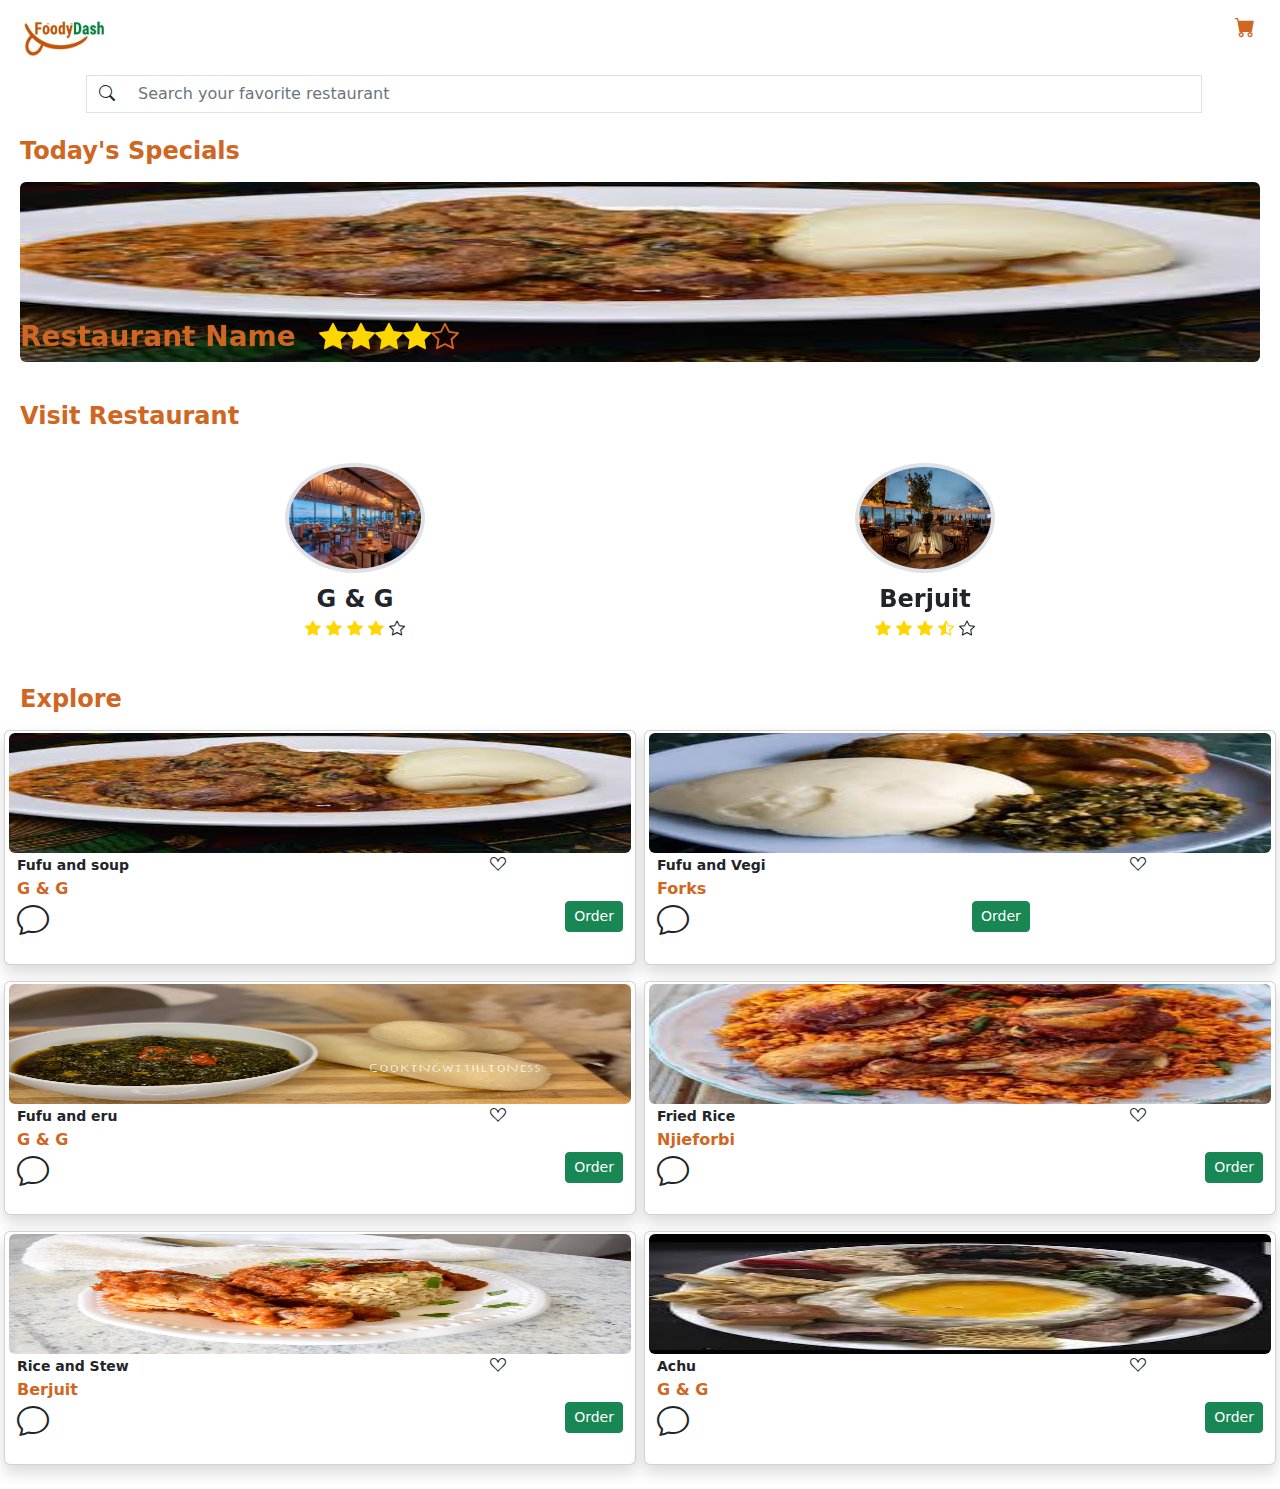
<file: Foodydash/index.html>
<!DOCTYPE html>
<html lang="en">
<head>
    <meta charset="UTF-8">
    <meta http-equiv="X-UA-Compatible" content="IE=edge">
    <meta name="viewport" content="width=device-width, initial-scale=1.0">
    <title>FoodyDash</title>
    <link rel="stylesheet" href="tools/bootstrap.css">
    <link rel="stylesheet" href="tools/bootstrap-icons/bootstrap-icons.css">
    <link rel="stylesheet" href="tools/style.css">

</head>
<body class="bg-white">
    <div class="container-fluid">
        <nav class="navbar navbar-expand-lg bg-wight">
            <div class="container-fluid py-0">
              <a class="navbar-brand" href=""><img src="images/logo.jpg" alt="" class="rounded" height="45px" width="80px"></a>
              <div class="btn-lg">
               <a href="cart/" class="text-decoration-none">
                    <div class="btn btn-lg p-0 pb-3"> <i class="bi bi-cart-fill w-100 h-1000 text-main"></i></div>
               </a>
                <button class="navbar-toggler pt-2 border-0 p-0"  data-bs-toggle="collapse" data-bs-target="#navbarSupportedContent" aria-controls="navbarSupportedContent" aria-expanded="false" aria-label="Toggle navigation">
                    <span class="bi bi-three-dots-vertical fs-1"></span>
                  </button>
                </div>
              <!-- <div class="collapse navbar-collapse" id="navbarSupportedContent">
                <ul class="navbar-nav me-auto mb-2 mb-lg-0">
                </ul>
              </div> -->
            </div>
        </nav>
    </div>

    <div class="container-fluid m-1">
        <form action="" class="form">
            <div class="container">
                <div class="border border-rounded input-group">
                    <span class="input-group-text bg-white border-0" id="basic-addon1"><i class="bi bi-search"></i></span>
                <input type="text" class="form-control border-0" placeholder="Search your favorite restaurant">
                </div>
            </div>
        </form>
    </div>

    <div class="container-fluid my-3 py-2">
        <div class="text-main h4 fw-bold px-2">
            Today's Specials
        </div>
        <div class="container-fluid  rounded rounded-md  p-2">
            <div id="carouselExampleDark" class="carousel carousel-dark slide" data-bs-ride="carousel">
                <div class="carousel-inner">
                  <div class="carousel-item active" data-bs-interval="10000">
                    <img src="images/food1.jpeg" alt="" class="w-100 rounded rounded-lg" style="height: 180px; ">
                    <div class="special text-main h3 fw-bolder">
                        Restaurant Name &ensp;
                        <i class="bi bi-star-fill gold"></i>
                        <i class="bi bi-star-fill gold"></i>
                        <i class="bi bi-star-fill gold"></i>
                        <i class="bi bi-star-fill gold"></i>
                        <i class="bi bi-star"></i>
                    </div>
                  </div>
                  <div class="carousel-item" data-bs-interval="10000">
                    <img src="images/food2.jpg" alt="" class="w-100 rounded rounded-lg" style="height: 180px; ">
                    <div class="special text-main h3 fw-bolder">
                        Restaurant Name &ensp;
                        <i class="bi bi-star-fill gold"></i>
                        <i class="bi bi-star-fill gold"></i>
                        <i class="bi bi-star-fill gold"></i>
                        <i class="bi bi-star-fill gold"></i>
                        <i class="bi bi-star"></i>
                    </div>
                  </div>
                  <div class="carousel-item" data-bs-interval="10000">
                    <img src="images/food3.jpeg" alt="" class="w-100 rounded rounded-lg" style="height: 180px; ">
                    <div class="special text-main h3 fw-bolder">
                        Restaurant Name &ensp;
                        <i class="bi bi-star-fill gold"></i>
                        <i class="bi bi-star-fill gold"></i>
                        <i class="bi bi-star-fill gold"></i>
                        <i class="bi bi-star-fill gold"></i>
                        <i class="bi bi-star"></i>
                    </div>
                  </div>
                </div>
            </div>
        </div>
    </div>

    <div class="container-fluid my-2 py-2">
        <div class="text-main h4 fw-bold px-2">
            Visit Restaurant
        </div> 
        <div class="container">
            <div id="carouselExampleDark" class="carousel carousel-dark slide" data-bs-ride="carousel">
                <div class="carousel-inner">
                  <div class="carousel-item active" data-bs-interval="15000">
                   <div class="row">
                    <div class="col-6">
                        <a href="restaurant/" class="text-decoration-none text-dark">
                            <div class="card border-0 p-3">
                                <div class="d-flex align-items-center my-2 justify-contents-center" >
                                    <img src="images/resto-1.jpg" class="d-block resto-image rounded-circle rounded-5 border border-4" style="margin: auto auto;" alt="...">
                                </div>
                                <div class="text-center">
                                    <div class="h4 fw-bold my-1"> G & G</div>
                                    <div class="my-1">
                                        <i class="bi bi-star-fill gold"></i>
                                        <i class="bi bi-star-fill gold"></i>
                                        <i class="bi bi-star-fill gold"></i>
                                        <i class="bi bi-star-fill gold"></i>
                                        <i class="bi bi-star"></i>
                                    </div>
                                </div>
                            </div>
                        </a>
                    </div>
                    <div class="col-6">
                        <a href="restaurant/" class="text-decoration-none text-dark">
                            <div class="card border-0 p-3">
                                <div class="d-flex align-items-center my-2 justify-contents-center">
                                    <img src="images/resto-2.jpg" class="d-block resto-image rounded-circle rounded-5 border border-4" style="margin: auto auto;" alt="...">
                                </div>
                                <div class="text-center">
                                    <div class="h4 fw-bold my-1"> Berjuit</div>
                                    <div class="my-1">
                                        <i class="bi bi-star-fill gold"></i>
                                        <i class="bi bi-star-fill gold"></i>
                                        <i class="bi bi-star-fill gold"></i>
                                        <i class="bi bi-star-half gold"></i>
                                        <i class="bi bi-star"></i>
                                    </div>
                                </div>
                            </div>
                        </a>
                    </div>
                   </div>
                  </div>
                  <div class="carousel-item" data-bs-interval="15000">
                    <div class="row">
                        <div class="col-6">
                            <a href="restaurant/" class="text-decoration-none text-dark">
                                <div class="card border-0 p-3">
                                    <div class="d-flex align-items-center my-2 justify-contents-center" >
                                        <img src="images/resto-3.jpg" class="d-block resto-image rounded-circle rounded-5 border border-4" style="margin: auto auto;" alt="...">
                                    </div>
                                    <div class="text-center">
                                        <div class="h4 fw-bold my-1">Forks</div>
                                        <div class="my-1">
                                            <i class="bi bi-star-fill gold"></i>
                                            <i class="bi bi-star-fill gold"></i>
                                            <i class="bi bi-star-fill gold"></i>
                                            <i class="bi bi-star"></i>
                                            <i class="bi bi-star"></i>
                                        </div>
                                    </div>
                                </div>
                            </a>
                        </div>
                        <div class="col-6">
                            <a href="restaurant/" class="text-decoration-none text-dark">
                                <div class="card border-0 p-3">
                                    <div class="d-flex align-items-center my-2 justify-contents-center">
                                        <img src="images/resto-4.jpeg" class="d-block resto-image rounded-circle rounded-5 border border-4" style="margin: auto auto;" alt="...">
                                    </div>
                                    <div class="text-center">
                                        <div class="h4 fw-bold my-1"> Njieforbi</div>
                                        <div class="my-1">
                                            <i class="bi bi-star-fill gold"></i>
                                            <i class="bi bi-star-fill gold"></i>
                                            <i class="bi bi-star-fill gold"></i>
                                            <i class="bi bi-star-fill gold"></i>
                                            <i class="bi bi-star"></i>
                                        </div>
                                    </div>
                                </div>
                            </a>
                        </div>
                       </div>
                  </div>
                  <div class="carousel-item" data-bs-interval="15000">
                    <div class="row">
                        <div class="col-6">
                            <a href="restaurant/" class="text-decoration-none text-dark">
                                <div class="card border-0 p-3">
                                    <div class="d-flex align-items-center my-2 justify-contents-center" >
                                        <img src="images/resto-5.jpg" class="d-block resto-image rounded-circle rounded-5 border border-4" style="margin: auto auto;" alt="...">
                                    </div>
                                    <div class="text-center">
                                        <div class="h4 fw-bold my-1"> G & G</div>
                                        <div class="my-1">
                                            <i class="bi bi-star-fill gold"></i>
                                            <i class="bi bi-star-fill gold"></i>
                                            <i class="bi bi-star-fill gold"></i>
                                            <i class="bi bi-star"></i>
                                            <i class="bi bi-star"></i>
                                        </div>
                                    </div>
                                </div>
                            </a>
                        </div>
                        <div class="col-6">
                            <a href="restaurant/" class="text-decoration-none text-dark">
                                <div class="card border-0 p-3">
                                    <div class="d-flex align-items-center my-2 justify-contents-center">
                                        <img src="images/resto-2.jpg" class="d-block resto-image rounded-circle rounded-5 border border-4" style="margin: auto auto;" alt="...">
                                    </div>
                                    <div class="text-center">
                                        <div class="h4 fw-bold my-1"> Berjuit</div>
                                        <div class="my-1">
                                            <i class="bi bi-star-fill gold"></i>
                                            <i class="bi bi-star-fill gold"></i>
                                            <i class="bi bi-star-fill gold"></i>
                                            <i class="bi bi-star-fill gold"></i>
                                            <i class="bi bi-star"></i>
                                        </div>
                                    </div>
                                </div>
                            </a>
                        </div>
                       </div>
                  </div>
                </div>
            </div>
        </div>
    </div>

    <div class="container-fluid my-2 py-2">
        <div class="text-main h4 fw-bold px-2">
            Explore
        </div>
        <div class="row">
            <div class="col-6 my-2 px-3">
                <a href="food/" class="text-decoration-none text-dark row">
                    <div class="card shadow pt-0 pb-3 px-1">
                        <div class="rounded w-100 h-100">
                            <img src="images/food1.jpeg" alt="" class="food-img rounded">
                        </div>
                    <div class="px-2">
                            <div class="row">
                                <div class="col-9 fw-bold">
                                    <small>Fufu and soup</small>
                                    
                                </div>
                                <div class="col-3">
                                    <i class="bi bi-suit-heart w-100 h-100"></i>
                                </div>
                            </div>
                            <div class="fw-bold text-main">
                                G & G
                            </div>
                            <div class="d-flex justify-content-between">
                                <div class=" d-flex align-items-center pl-5 h2"><i class="bi bi-chat"></i></div>
                                <div class=""><button class="btn btn-sm btn-success" href="food/index.html">Order</button></div>
                            </div>
                    </div>
                    </div>
                </a>
            </div>
            <div class="col-6 my-2 px-3">
                <a href="food/" class="text-decoration-none text-dark row">
                <div class="card shadow pt-0 pb-3 px-1">
                    <div class="rounded w-100 h-100">
                        <img src="images/food2.jpg" alt="" class="food-img rounded">
                    </div>
                   <div class="px-2">
                        <div class="row">
                            <div class="col-9 fw-bold">
                                <small>Fufu and Vegi</small>
                                
                            </div>
                            <div class="col-3">
                                <i class="bi bi-suit-heart w-100 h-100"></i>
                            </div>
                        </div>
                        <div class="fw-bold text-main">
                            Forks
                        </div>
                        <div class="row">
                            <div class="col-6 d-flex align-items-center pl-5 h2"><i class="bi bi-chat"></i></div>
                            <div class="col-6"><button class="btn btn-sm btn-success" href="food/index.html">Order</button></div>
                        </div>
                   </div>
                </div>
                </a>
            </div>
            <div class="col-6 my-2 px-3">
                <a href="food/" class="text-decoration-none text-dark row">
                    <div class="card shadow pt-0 pb-3 px-1">
                        <div class="rounded w-100 h-100">
                            <img src="images/food3.jpeg" alt="" class="food-img rounded">
                        </div>
                    <div class="px-2">
                            <div class="row">
                                <div class="col-9 fw-bold">
                                    <small>Fufu and eru</small>
                                    
                                </div>
                                <div class="col-3">
                                    <i class="bi bi-suit-heart w-100 h-100"></i>
                                </div>
                            </div>
                            <div class="fw-bold text-main">
                                G & G
                            </div>
                            <div class="d-flex justify-content-between">
                                <div class=" d-flex align-items-center pl-5 h2"><i class="bi bi-chat"></i></div>
                                <div class=""><button class="btn btn-sm btn-success" href="food/index.html">Order</button></div>
                            </div>
                    </div>
                    </div>
                </a>
            </div>
            <div class="col-6 my-2 px-3">
                <a href="food/" class="text-decoration-none text-dark row">
                    <div class="card shadow pt-0 pb-3 px-1">
                        <div class="rounded w-100 h-100">
                            <img src="images/food4.jpeg" alt="" class="food-img rounded">
                        </div>
                    <div class="px-2">
                            <div class="row">
                                <div class="col-9 fw-bold">
                                    <small>Fried Rice</small>
                                    
                                </div>
                                <div class="col-3">
                                    <i class="bi bi-suit-heart w-100 h-100"></i>
                                </div>
                            </div>
                            <div class="fw-bold text-main">
                                Njieforbi
                            </div>
                            <div class="d-flex justify-content-between">
                                <div class=" d-flex align-items-center pl-5 h2"><i class="bi bi-chat"></i></div>
                                <div class=""><button class="btn btn-sm btn-success" href="food/index.html">Order</button></div>
                            </div>
                    </div>
                    </div>
                </a>
            </div>
            <div class="col-6 my-2 px-3">
                <a href="food/" class="text-decoration-none text-dark row">
                    <div class="card shadow pt-0 pb-3 px-1">
                        <div class="rounded w-100 h-100">
                            <img src="images/food5.jpg" alt="" class="food-img rounded">
                        </div>
                    <div class="px-2">
                            <div class="row">
                                <div class="col-9 fw-bold">
                                    <small>Rice and Stew</small>
                                    
                                </div>
                                <div class="col-3">
                                    <i class="bi bi-suit-heart w-100 h-100"></i>
                                </div>
                            </div>
                            <div class="fw-bold text-main">
                                Berjuit
                            </div>
                            <div class="d-flex justify-content-between">
                                <div class=" d-flex align-items-center pl-5 h2"><i class="bi bi-chat"></i></div>
                                <div class=""><button class="btn btn-sm btn-success" href="food/index.html">Order</button></div>
                            </div>
                    </div>
                    </div>
                </a>
            </div>
            <div class="col-6 my-2 px-3">
                <a href="food/" class="text-decoration-none text-dark row">
                    <div class="card shadow pt-0 pb-3 px-1">
                        <div class="rounded w-100 h-100">
                            <img src="images/food6.jpeg " alt="" class="food-img rounded">
                        </div>
                    <div class="px-2">
                            <div class="row">
                                <div class="col-9 fw-bold">
                                    <small>Achu</small>
                                    
                                </div>
                                <div class="col-3">
                                    <i class="bi bi-suit-heart w-100 h-100"></i>
                                </div>
                            </div>
                            <div class="fw-bold text-main">
                                G & G
                            </div>
                            <div class="d-flex justify-content-between">
                                <div class=" d-flex align-items-center pl-5 h2"><i class="bi bi-chat"></i></div>
                                <div class=""><button class="btn btn-sm btn-success" href="food/index.html">Order</button></div>
                            </div>
                    </div>
                    </div>
                </a>
            </div>
        </div>
    </div>
    

    <script src="tools/bootstrapjquery.js"></script>
    <script src="tools/bootstrap.bundle.js"></script>
    <script src="script/jquery-3.6.1.js"></script>
    <script src="tools/bootstrap-icons/bootstrap-icons.json"></script>
</body>
</html>
</file>
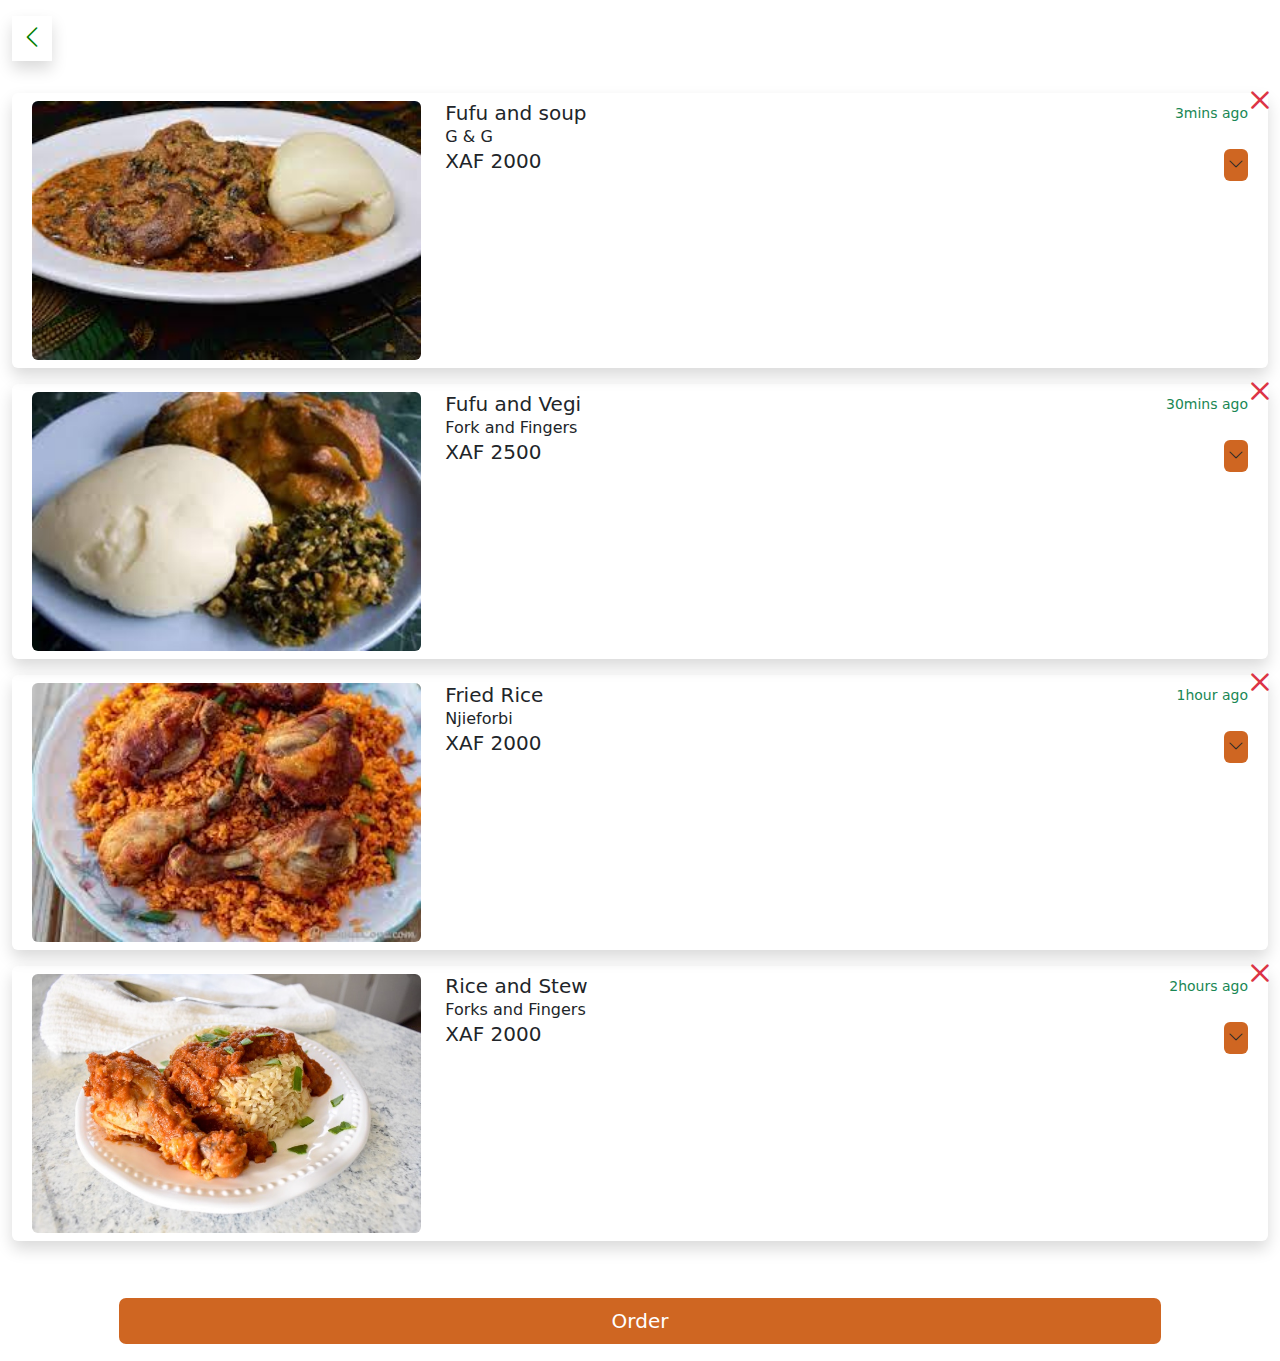
<file: Foodydash/cart/index.html>
<!DOCTYPE html>
<html lang="en">
<head>
    <meta charset="UTF-8">
    <meta http-equiv="X-UA-Compatible" content="IE=edge">
    <meta name="viewport" content="width=device-width, initial-scale=1.0">
    <title>FoodyDash</title>
    <link rel="stylesheet" href="../tools/bootstrap.css">
    <link rel="stylesheet" href="../tools/bootstrap-icons/bootstrap-icons.css">
    <link rel="stylesheet" href="../tools/style.css">

</head>
<body class="py-3">
    <div class="container-fluid pb-3">
       <div class="d-flex justify-content-between">
        <a href="../" class="text-decoration-none">
            <div class="shadow d-inline-flex justify-contents-around p-2 text-main2 h4">
                <i class="bi bi-chevron-left"></i>
            </div>
        </a>
       </div>
    </div>

    <div class="container-fluid px-1 mb-5">
        <div class="d-flex flex-column">
            <div class="rounded shadow row  p-2 mx-2 my-2">
                <div class="col-4 rounded">
                    <img src="../images/food1.jpeg" alt="" class="w-100 h-100 rounded">
                </div>
                <div class="col-8 position-relative">
                    <div class="d-flex justify-content-between">
                        <div class="h5 m-0">
                            Fufu and soup
                        </div>
                        <div class="text-xs text-end text-success">
                            <small>3mins ago</small>
                        </div>
                    </div>
                    <div class="text-small m-0">
                        G & G
                    </div>
                    <div class="d-flex justify-content-between">
                        <div class="h5">
                            XAF 2000
                        </div>
                        <div class="p-1 bg-main rounded">
                            <i class="bi bi-chevron-down"></i>
                        </div>
                    </div>
                    <div class="position-absolute top-0 start-100 translate-middle h1">
                        <i class="bi bi-x text-danger"></i>
                    </div>
                </div>
            </div>
            <div class="rounded shadow row  p-2 mx-2 my-2">
                <div class="col-4 rounded">
                    <img src="../images/food2.jpg" alt="" class="w-100 h-100 rounded">
                </div>
                <div class="col-8 position-relative">
                    <div class="d-flex justify-content-between">
                        <div class="h5 m-0">
                            Fufu and Vegi
                        </div>
                        <div class="text-xs text-end text-success">
                            <small>30mins ago</small>
                        </div>
                    </div>
                    <div class="text-small m-0">
                        Fork and Fingers
                    </div>
                    <div class="d-flex justify-content-between">
                        <div class="h5">
                            XAF 2500
                        </div>
                        <div class="p-1 bg-main rounded">
                            <i class="bi bi-chevron-down"></i>
                        </div>
                    </div>
                    <div class="position-absolute top-0 start-100 translate-middle h1">
                        <i class="bi bi-x text-danger"></i>
                    </div>
                </div>
            </div>
            <div class="rounded shadow row  p-2 mx-2 my-2">
                <div class="col-4 rounded">
                    <img src="../images/food4.jpeg" alt="" class="w-100 h-100 rounded">
                </div>
                <div class="col-8 position-relative">
                    <div class="d-flex justify-content-between">
                        <div class="h5 m-0">
                            Fried Rice
                        </div>
                        <div class="text-xs text-end text-success">
                            <small>1hour ago</small>
                        </div>
                    </div>
                    <div class="text-small m-0">
                        Njieforbi
                    </div>
                    <div class="d-flex justify-content-between">
                        <div class="h5">
                            XAF 2000
                        </div>
                        <div class="p-1 bg-main rounded">
                            <i class="bi bi-chevron-down"></i>
                        </div>
                    </div>
                    <div class="position-absolute top-0 start-100 translate-middle h1">
                        <i class="bi bi-x text-danger"></i>
                    </div>
                </div>
            </div>
            <div class="rounded shadow row  p-2 mx-2 my-2">
                <div class="col-4 rounded">
                    <img src="../images/food5.jpg" alt="" class="w-100 h-100 rounded">
                </div>
                <div class="col-8 position-relative">
                    <div class="d-flex justify-content-between">
                        <div class="h5 m-0">
                            Rice and Stew
                        </div>
                        <div class="text-xs text-end text-success">
                            <small>2hours ago</small>
                        </div>
                    </div>
                    <div class="text-small m-0">
                        Forks and Fingers
                    </div>
                    <div class="d-flex justify-content-between">
                        <div class="h5">
                            XAF 2000
                        </div>
                        <div class="p-1 bg-main rounded">
                            <i class="bi bi-chevron-down"></i>
                        </div>
                    </div>
                    <div class="position-absolute top-0 start-100 translate-middle h1">
                        <i class="bi bi-x text-danger"></i>
                    </div>
                </div>
            </div>
        </div>
    </div>

    <div class="mt-5 d-flex justify-content-center">
       <div class="container px-5">
            <a href="" class="text-decoration-none">
                <button class="btn btn-lg bg-main form-control text-white">
                    Order
                </button>
            </a>
       </div>
    </div>

    <script src="../script/jquery-3.6.1.js"></script>

    <script>
        $(document).ready(function(){
            $(".btn").click(function(){
                $(this).addClass("bg-main")
            })
        })
    </script>

</body>
</html>
</file>
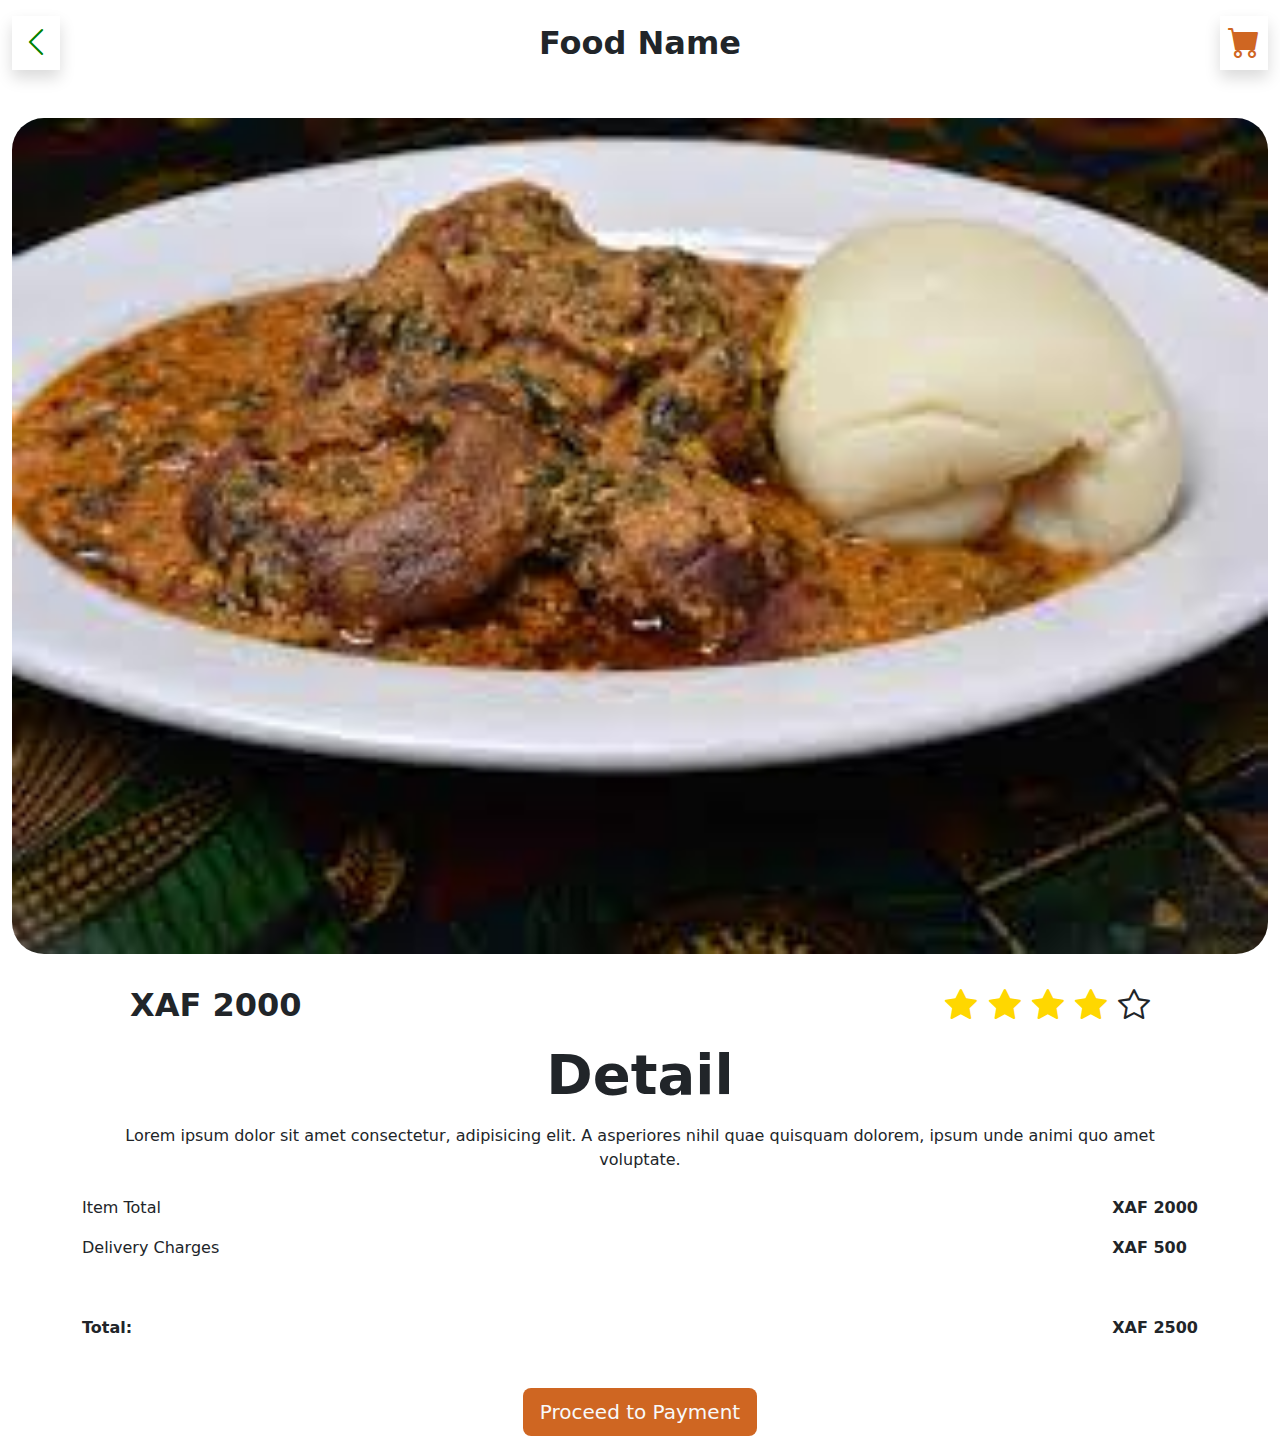
<file: Foodydash/food/index.html>
<!DOCTYPE html>
<html lang="en">
<head>
    <meta charset="UTF-8">
    <meta http-equiv="X-UA-Compatible" content="IE=edge">
    <meta name="viewport" content="width=device-width, initial-scale=1.0">
    <title>FoodyDash</title>
    <link rel="stylesheet" href="../tools/bootstrap.css">
    <link rel="stylesheet" href="../tools/bootstrap-icons/bootstrap-icons.css">
    <link rel="stylesheet" href="../tools/style.css">

</head>
<body class="py-3">
    <div class="container-fluid pb-4">
       <div class="d-flex justify-content-between">
        <a href="../" class="text-decoration-none">
            <div class="shadow d-inline-flex justify-contents-around p-2 text-main2 h2">
                <i class="bi bi-chevron-left"></i>
            </div>
        </a>
        <div class="h2 text-center fw-bold py-2">
            Food Name
        </div>
        <a href="../cart/" class="text-decoration-none">
        <div class="shadow d-inline-flex flex-row-reverse p-2 text-main h2">
            <i class="bi bi-cart-fill"></i>
        </div>
        </a>
       </div>
    </div>

    <div class="container-fluid py-3">
        <img src="../images/food1.jpeg" alt="" class="w-100 h-100 rounded rounded-5">
    </div>

    <div class="container">
        <div class="text-center h2 d-flex justify-content-between container px-5 my-3 fw-bold">
            <div>
                XAF 2000
            </div>

            <div>
                <i class="bi bi-star-fill gold"></i>
                <i class="bi bi-star-fill gold"></i>
                <i class="bi bi-star-fill gold"></i>
                <i class="bi bi-star-fill gold"></i>
                <i class="bi bi-star"></i>
            </div>
        </div>
        <div class="text-center my-3">
            <div class="display-4 my-3 fw-semibold">
                Detail
            </div>
            <div class="m-1">
                Lorem ipsum dolor sit amet consectetur, adipisicing elit. A asperiores nihil quae quisquam dolorem, ipsum unde animi quo amet voluptate.
            </div>
        </div>
        <div class="d-flex justify-content-between my-3">
            <div class="d-flex flex-column">
                <div class="my-2">
                    Item Total
                </div>
                <div class="my-2">
                    Delivery Charges
                </div>
            </div>
            <div class="d-flex flex-column fw-bold">
                <div class="my-2">
                    XAF 2000
                </div>
                <div class="my-2">
                    XAF 500
                </div>
            </div>
        </div>
        <div class="d-flex justify-content-between my-5 fw-bold">
            <div>
                Total:
            </div>
            <div>
                XAF 2500
            </div>
        </div>
        <div class="d-flex justify-content-center">
            <a href="" class="text-decoration-none">
                <button class="btn btn-lg text-light bg-main">
                    Proceed to Payment
                </button>
            </a>
        </div>
    </div>


</body>
</html>
</file>
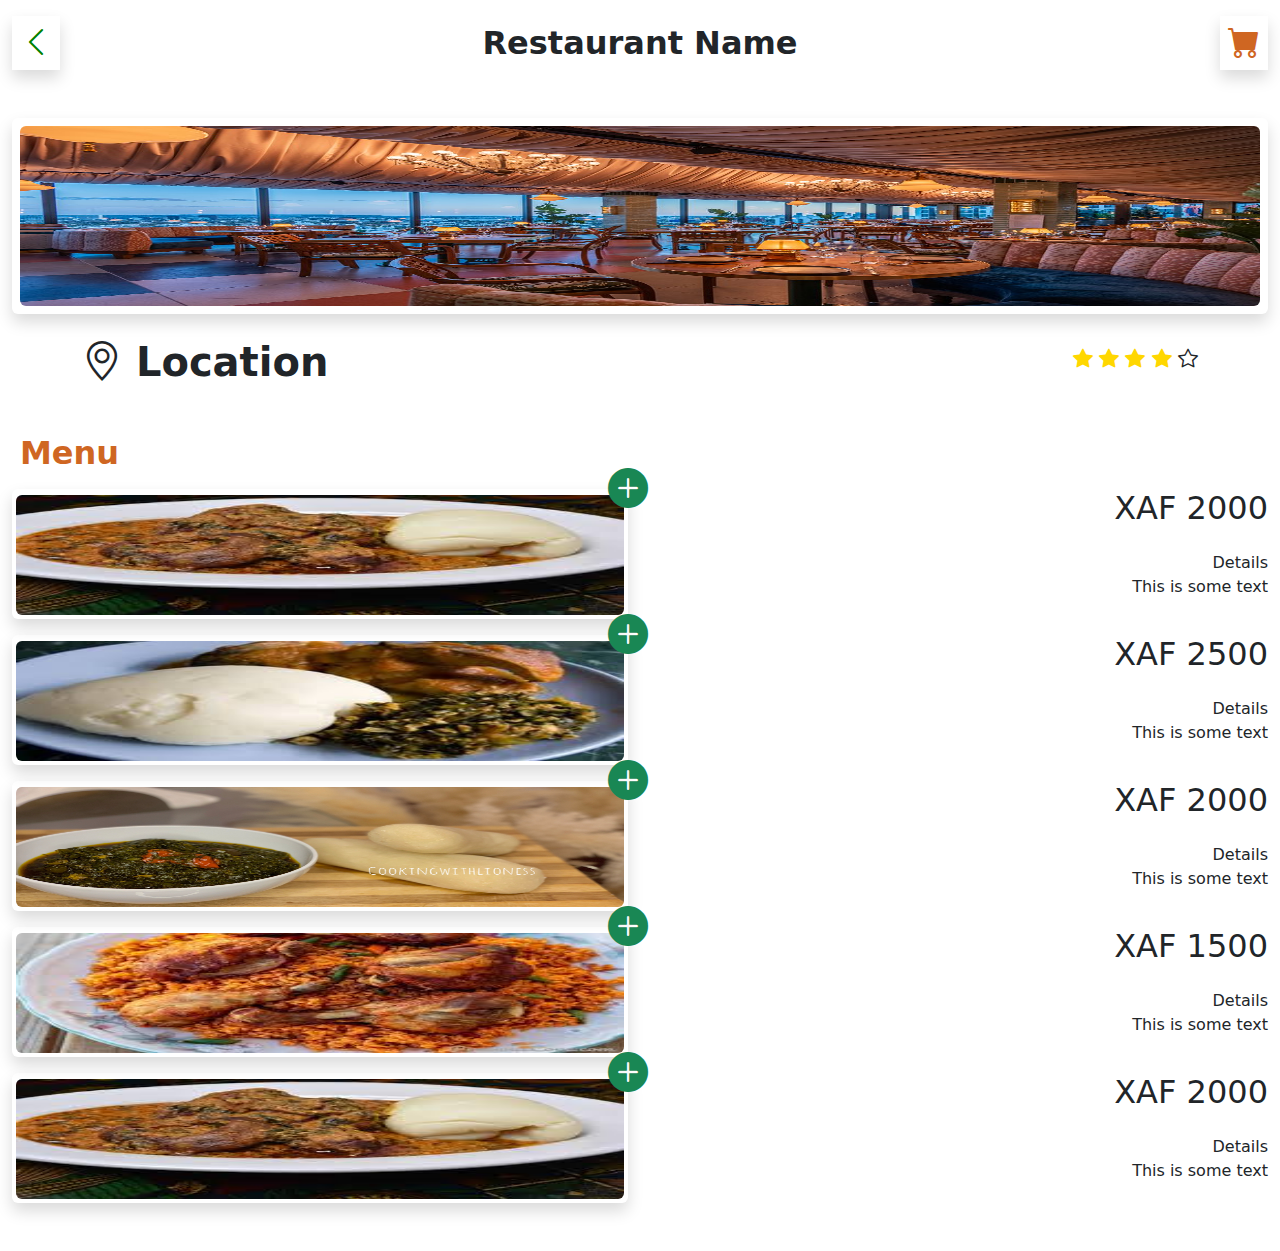
<file: Foodydash/restaurant/index.html>
<!DOCTYPE html>
<html lang="en">
<head>
    <meta charset="UTF-8">
    <meta http-equiv="X-UA-Compatible" content="IE=edge">
    <meta name="viewport" content="width=device-width, initial-scale=1.0">
    <title>FoodyDash</title>
    <link rel="stylesheet" href="../tools/bootstrap.css">
    <link rel="stylesheet" href="../tools/bootstrap-icons/bootstrap-icons.css">
    <link rel="stylesheet" href="../tools/style.css">

</head>
<body class="py-3">
    <div class="container-fluid pb-4">
       <div class="d-flex justify-content-between">
        <a href="../" class="text-decoration-none">
            <div class="shadow d-inline-flex justify-contents-around p-2 text-main2 h2">
                <i class="bi bi-chevron-left"></i>
            </div>
        </a>
        <div class="h2 text-center fw-bold py-2">
            Restaurant Name
        </div>
        <a href="../cart/" class="text-decoration-none">
        <div class="shadow d-inline-flex flex-row-reverse p-2 text-main h2">
            <i class="bi bi-cart-fill"></i>
        </div>
        </a>
       </div>
    </div>

    <div class="container-fluid py-3">
        <div class="w-100 rounded rounded-lg p-2 shadow mb-4">
            <img src="../images/resto-1.jpg" alt="" class="w-100 rounded rounded-lg" style="height: 180px; ">
        </div>
        <div class="container d-flex justify-content-between">
            <div class="h1 fw-bold">
                <i class="bi bi-geo-alt"></i>
                Location
            </div>
            <div class="pt-2 h5">
                <i class="bi bi-star-fill gold"></i>
                <i class="bi bi-star-fill gold"></i>
                <i class="bi bi-star-fill gold"></i>
                <i class="bi bi-star-fill gold"></i>
                <i class="bi bi-star"></i>
            </div>
        </div>
    </div>

    <div class="container-fluid my-3 py-2">
        <div class="text-main h2 fw-bold px-2">
            Menu
        </div>
        <div class="d-flex flex-column">
            <div class="my-2 ">
                <a href="../food/" class="text-decoration-none text-dark row">
                    <div class="col-6">
                        <div class="rounded h-100 shadow p-1 w-100 position-relative">
                            <img src="../images/food1.jpeg" alt="" class="food-img rounded">
                            <div class="position-absolute top-0 start-100 translate-middle h1">
                                <i class="bi bi-plus-circle-fill rounded rounded-circle text-success"></i>
                            </div>
                           
                        </div>
                    </div>
                    <div class="col-6 text-end">
                        <div class="h2 mb-4"> XAF 2000</div>
                        <div class="mt-4">Details <br> This is some text</div>
                    </div>
                </a>
            </div>
            <div class="my-2 ">
                <a href="../food/" class="text-decoration-none text-dark row">
                    <div class="col-6">
                        <div class="rounded h-100 shadow p-1 w-100 position-relative">
                            <img src="../images/food2.jpg" alt="" class="food-img rounded">
                             <div class="position-absolute top-0 start-100 translate-middle h1">
                                <i class="bi bi-plus-circle-fill rounded rounded-circle text-success"></i>
                            </div>
                        </div>
                    </div>
                    <div class="col-6 text-end">
                        <div class="h2 mb-4"> XAF 2500</div>
                        <div class="mt-4">Details <br> This is some text</div>
                    </div>
                </a>
            </div>
            <div class="my-2 ">
                <a href="../food/" class="text-decoration-none text-dark row">
                    <div class="col-6">
                        <div class="rounded h-100 shadow p-1 w-100 position-relative">
                            <img src="../images/food3.jpeg" alt="" class="food-img rounded">
                             <div class="position-absolute top-0 start-100 translate-middle h1">
                                <i class="bi bi-plus-circle-fill rounded rounded-circle text-success"></i>
                            </div>
                        </div>
                    </div>
                    <div class="col-6 text-end">
                        <div class="h2 mb-4"> XAF 2000</div>
                        <div class="mt-4">Details <br> This is some text</div>
                    </div>
                </a>
            </div>
            <div class="my-2 ">
                <a href="../food/" class="text-decoration-none text-dark row">
                    <div class="col-6">
                        <div class="rounded h-100 shadow p-1 w-100 position-relative">
                            <img src="../images/food4.jpeg" alt="" class="food-img rounded">
                             <div class="position-absolute top-0 start-100 translate-middle h1">
                                <i class="bi bi-plus-circle-fill rounded rounded-circle text-success"></i>
                            </div>
                        </div>
                    </div>
                    <div class="col-6 text-end">
                        <div class="h2 mb-4"> XAF 1500</div>
                        <div class="mt-4">Details <br> This is some text</div>
                    </div>
                </a>
            </div>
            <div class="my-2 ">
                <a href="../food/" class="text-decoration-none text-dark row">
                    <div class="col-6">
                        <div class="rounded h-100 shadow p-1 w-100 position-relative">
                            <img src="../images/food1.jpeg" alt="" class="food-img rounded">
                             <div class="position-absolute top-0 start-100 translate-middle h1">
                                <i class="bi bi-plus-circle-fill rounded rounded-circle text-success"></i>
                            </div>
                        </div>
                    </div>
                    <div class="col-6 text-end">
                        <div class="h2 mb-4"> XAF 2000</div>
                        <div class="mt-4">Details <br> This is some text</div>
                    </div>
                </a>
            </div>
        </div>
    </div>
</body>
</html>
</file>
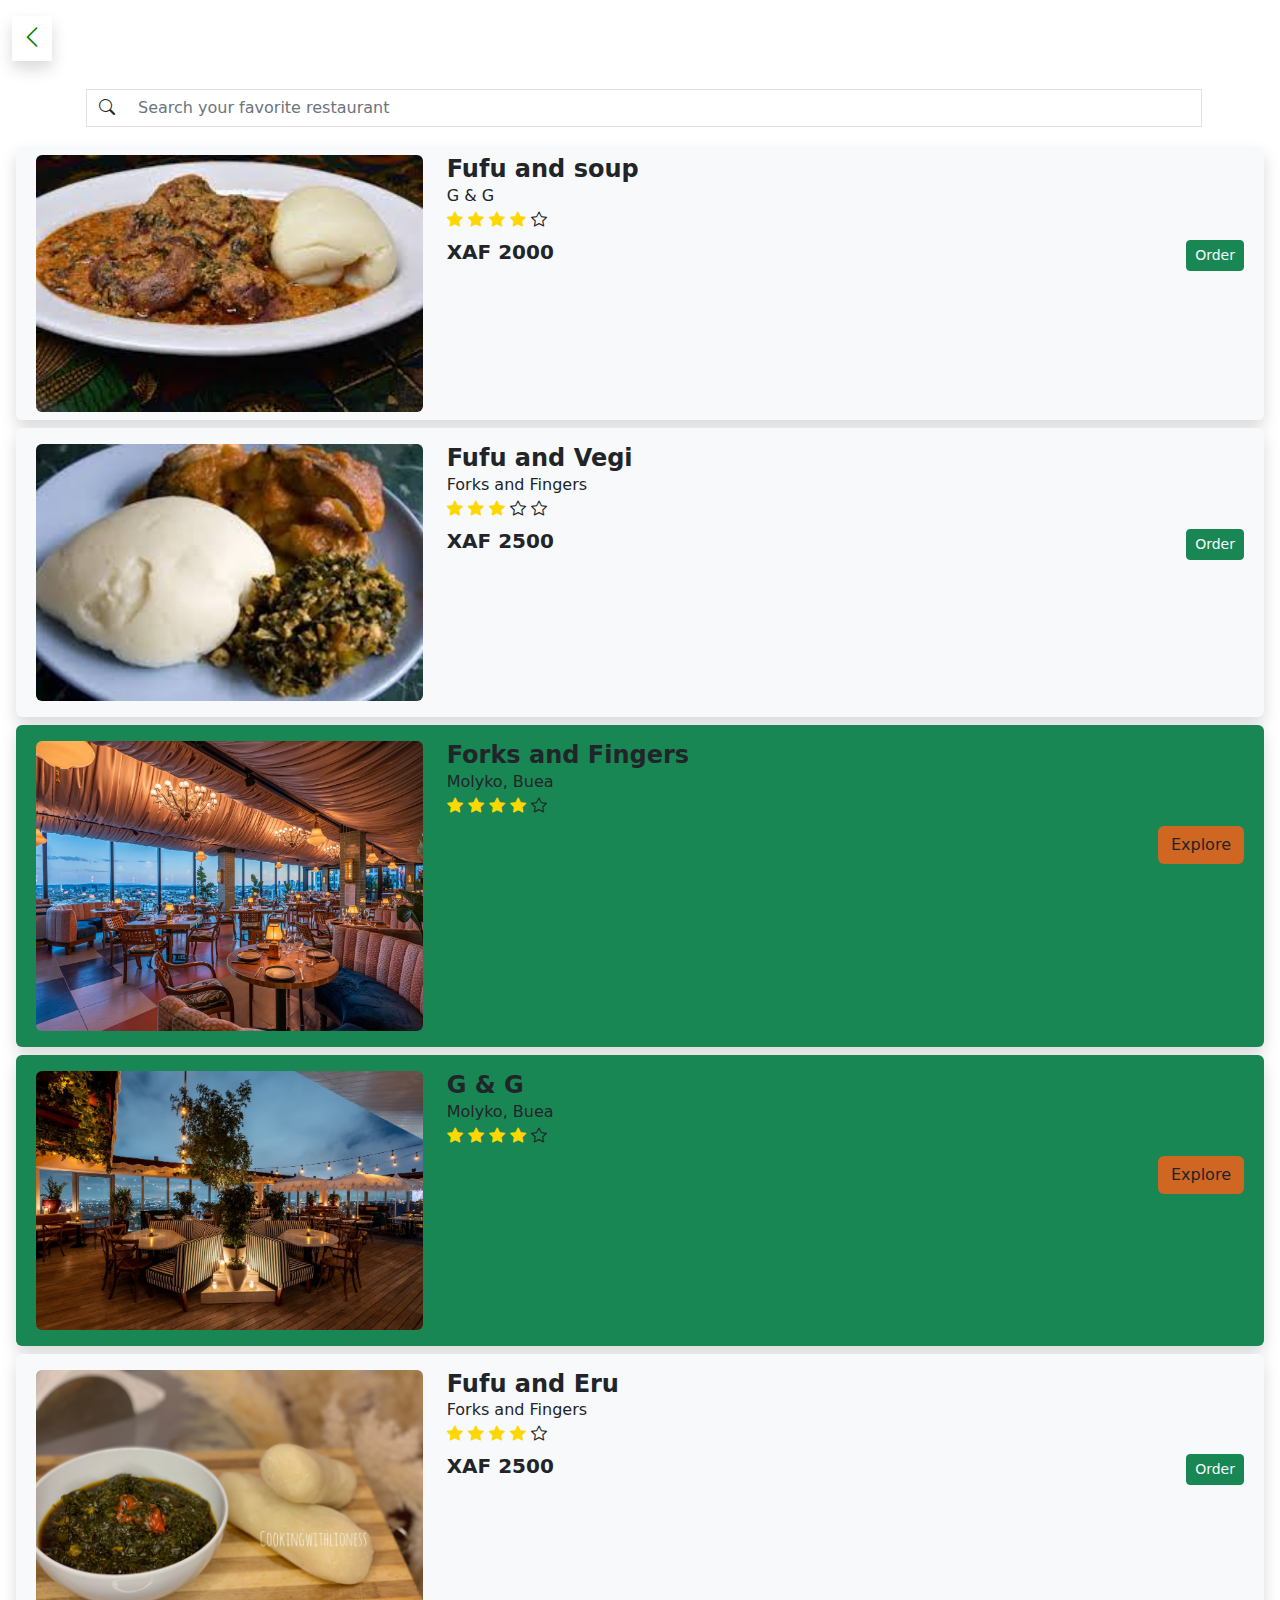
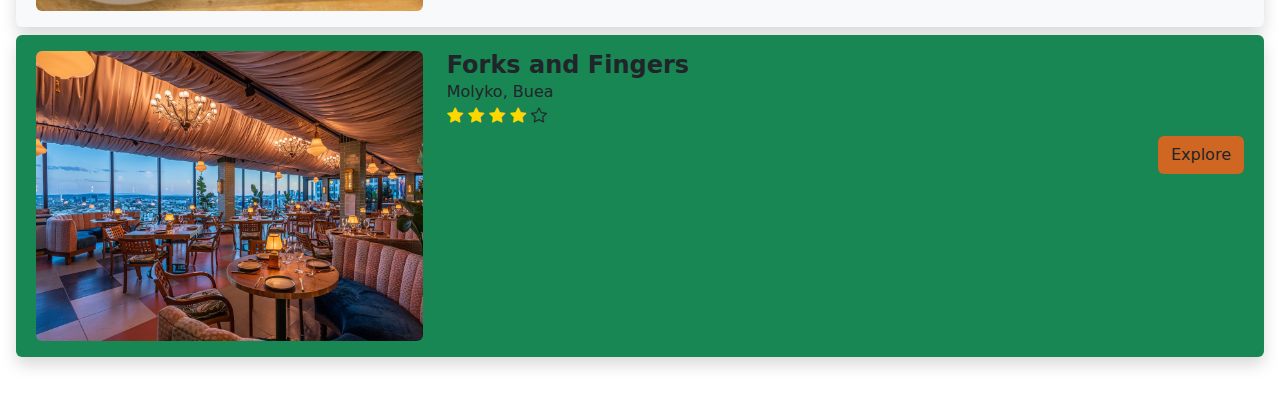
<file: Foodydash/search/index.html>
<!DOCTYPE html>
<html lang="en">
<head>
    <meta charset="UTF-8">
    <meta http-equiv="X-UA-Compatible" content="IE=edge">
    <meta name="viewport" content="width=device-width, initial-scale=1.0">
    <title>FoodyDash</title>
    <link rel="stylesheet" href="../tools/bootstrap.css">
    <link rel="stylesheet" href="../tools/bootstrap-icons/bootstrap-icons.css">
    <link rel="stylesheet" href="../tools/style.css">

</head>
<body class="py-3">
    <div class="container-fluid pb-3">
       <div class="d-flex justify-content-between">
        <a href="../" class="text-decoration-none">
            <div class="shadow d-inline-flex justify-contents-around p-2 text-main2 h4">
                <i class="bi bi-chevron-left"></i>
            </div>
        </a>
       </div>
    </div>

    <div class="container-fluid m-1">
        <form action="" class="form">
            <div class="container">
                <div class="border border-rounded input-group">
                    <span class="input-group-text bg-white border-0" id="basic-addon1"><i class="bi bi-search"></i></span>
                <input type="text" class="form-control border-0" placeholder="Search your favorite restaurant">
                </div>
            </div>
        </form>
    </div>

    <div class="container-fluid d-flex flex-column my-3">
        <div class="shadow row my-1 py-2 px-2 mx-1 rounded bg-light">
            <div class="col-4">
                <img src="../images/food1.jpeg" alt="" class="w-100 h-100 rounded">
            </div>
            <div class="col-8">
                <div class="fw-bold h4 m-0">
                    Fufu and soup
                </div>
                <div class="text-small m-0">
                    G & G
                </div>
                <div class="text-small mb-2 m-0">
                    <i class="bi bi-star-fill gold"></i>
                    <i class="bi bi-star-fill gold"></i>
                    <i class="bi bi-star-fill gold"></i>
                    <i class="bi bi-star-fill gold"></i>
                    <i class="bi bi-star"></i>
                </div>
                <div class="d-flex justify-content-between">
                    <div class="h5 fw-bold">
                        XAF 2000
                    </div>
                    <div>
                        <button class="btn btn-success btn-sm text-light">Order</button>
                    </div>
                </div>
            </div>
        </div>
        <div class="shadow row my-1 py-3 px-2 m-0 mx-1 rounded bg-light">
            <div class="col-4">
                <img src="../images/food2.jpg" alt="" class="w-100 h-100 rounded">
            </div>
            <div class="col-8">
                <div class="fw-bold h4 m-0">
                    Fufu and Vegi
                </div>
                <div class="text-small m-0">
                    Forks and Fingers
                </div>
                <div class="text-small mb-2 m-0">
                    <i class="bi bi-star-fill gold"></i>
                    <i class="bi bi-star-fill gold"></i>
                    <i class="bi bi-star-fill gold"></i>
                    <i class="bi bi-star"></i>
                    <i class="bi bi-star"></i>
                </div>
                <div class="d-flex justify-content-between">
                    <div class="h5 fw-bold">
                        XAF 2500
                    </div>
                    <div>
                        <button class="btn btn-success btn-sm text-light">Order</button>
                    </div>
                </div>
            </div>
        </div>
        <div class="shadow row my-1 py-3 px-2 mx-1 bg-success rounded">
            <div class="col-4">
                <img src="../images/resto-1.jpg" alt="" class="w-100 h-100 rounded">
            </div>
            <div class="col-8">
                <div class="fw-bold h4 m-0">
                    Forks and Fingers
                </div>
                <div class="text-small m-0">
                    Molyko, Buea
                </div>
                <div class="text-small mb-2 m-0">
                    <i class="bi bi-star-fill gold"></i>
                    <i class="bi bi-star-fill gold"></i>
                    <i class="bi bi-star-fill gold"></i>
                    <i class="bi bi-star-fill gold"></i>
                    <i class="bi bi-star"></i>
                </div>
                <div class="d-flex justify-content-between">
                    <div class="h4 fw-bold">

                    </div>
                    <div>
                        <button class="btn btn-md bg-main">Explore</button>
                    </div>
                </div>
            </div>
        </div>
        <div class="shadow row my-1 py-3 px-2 mx-1 bg-success rounded">
            <div class="col-4">
                <img src="../images/resto-2.jpg" alt="" class="w-100 h-100 rounded">
            </div>
            <div class="col-8">
                <div class="fw-bold h4 m-0">
                    G & G
                </div>
                <div class="text-small m-0">
                    Molyko, Buea
                </div>
                <div class="text-small mb-2 m-0">
                    <i class="bi bi-star-fill gold"></i>
                    <i class="bi bi-star-fill gold"></i>
                    <i class="bi bi-star-fill gold"></i>
                    <i class="bi bi-star-fill gold"></i>
                    <i class="bi bi-star"></i>
                </div>
                <div class="d-flex justify-content-between m-0 p-0">
                    <div class="">

                    </div>
                    <div>
                        <button class="btn btn-md bg-main">Explore</button>
                    </div>
                </div>
            </div>
        </div>
        <div class="shadow row my-1 py-3 px-2 mx-1 bg-light rounded">
            <div class="col-4">
                <img src="../images/food3.jpeg" alt="" class="w-100 h-100 rounded">
            </div>
            <div class="col-8">
                <div class="fw-bold h4 m-0">
                    Fufu and Eru
                </div>
                <div class="text-small m-0">
                    Forks and Fingers
                </div>
                <div class="text-small mb-2 m-0">
                    <i class="bi bi-star-fill gold"></i>
                    <i class="bi bi-star-fill gold"></i>
                    <i class="bi bi-star-fill gold"></i>
                    <i class="bi bi-star-fill gold"></i>
                    <i class="bi bi-star"></i>
                </div>
                <div class="d-flex justify-content-between">
                    <div class="h5 fw-bold">
                        XAF 2500
                    </div>
                    <div>
                        <button class="btn btn-success btn-sm text-light">Order</button>
                    </div>
                </div>
            </div>
        </div>
        <div class="shadow row my-1 py-3 px-2 mx-1 bg-success rounded">
            <div class="col-4">
                <img src="../images/resto-1.jpg" alt="" class="w-100 h-100 rounded">
            </div>
            <div class="col-8">
                <div class="fw-bold h4 m-0">
                    Forks and Fingers
                </div>
                <div class="text-small m-0">
                    Molyko, Buea
                </div>
                <div class="text-small mb-2 m-0">
                    <i class="bi bi-star-fill gold"></i>
                    <i class="bi bi-star-fill gold"></i>
                    <i class="bi bi-star-fill gold"></i>
                    <i class="bi bi-star-fill gold"></i>
                    <i class="bi bi-star"></i>
                </div>
                <div class="d-flex justify-content-between">
                    <div class="h4 fw-bold">

                    </div>
                    <div>
                        <button class="btn btn-md bg-main">Explore</button>
                    </div>
                </div>
            </div>
        </div>
    </div>

</body>
</html>
</file>
<file: Foodydash/tools/style.css>
.text-main{
    color: #CF6622;
}

.text-main2{
    color: #008000;
}

.bg-main{
    background-color: #CF6622;
}

.bg-main2{
    background-color: #008000;
}

.gold{
    color: gold;
}

.resto-image{
    width: 140px;
    height: 110px;
}

.border-main{
    border-color: aqua !important;
}

.food-img{
    margin-top: 2px;
    height: 120px;
    width: 100%;
}

.special{
    position: absolute;
    bottom: 0%;
    display: flex;
    justify-content: center;
}
</file>
